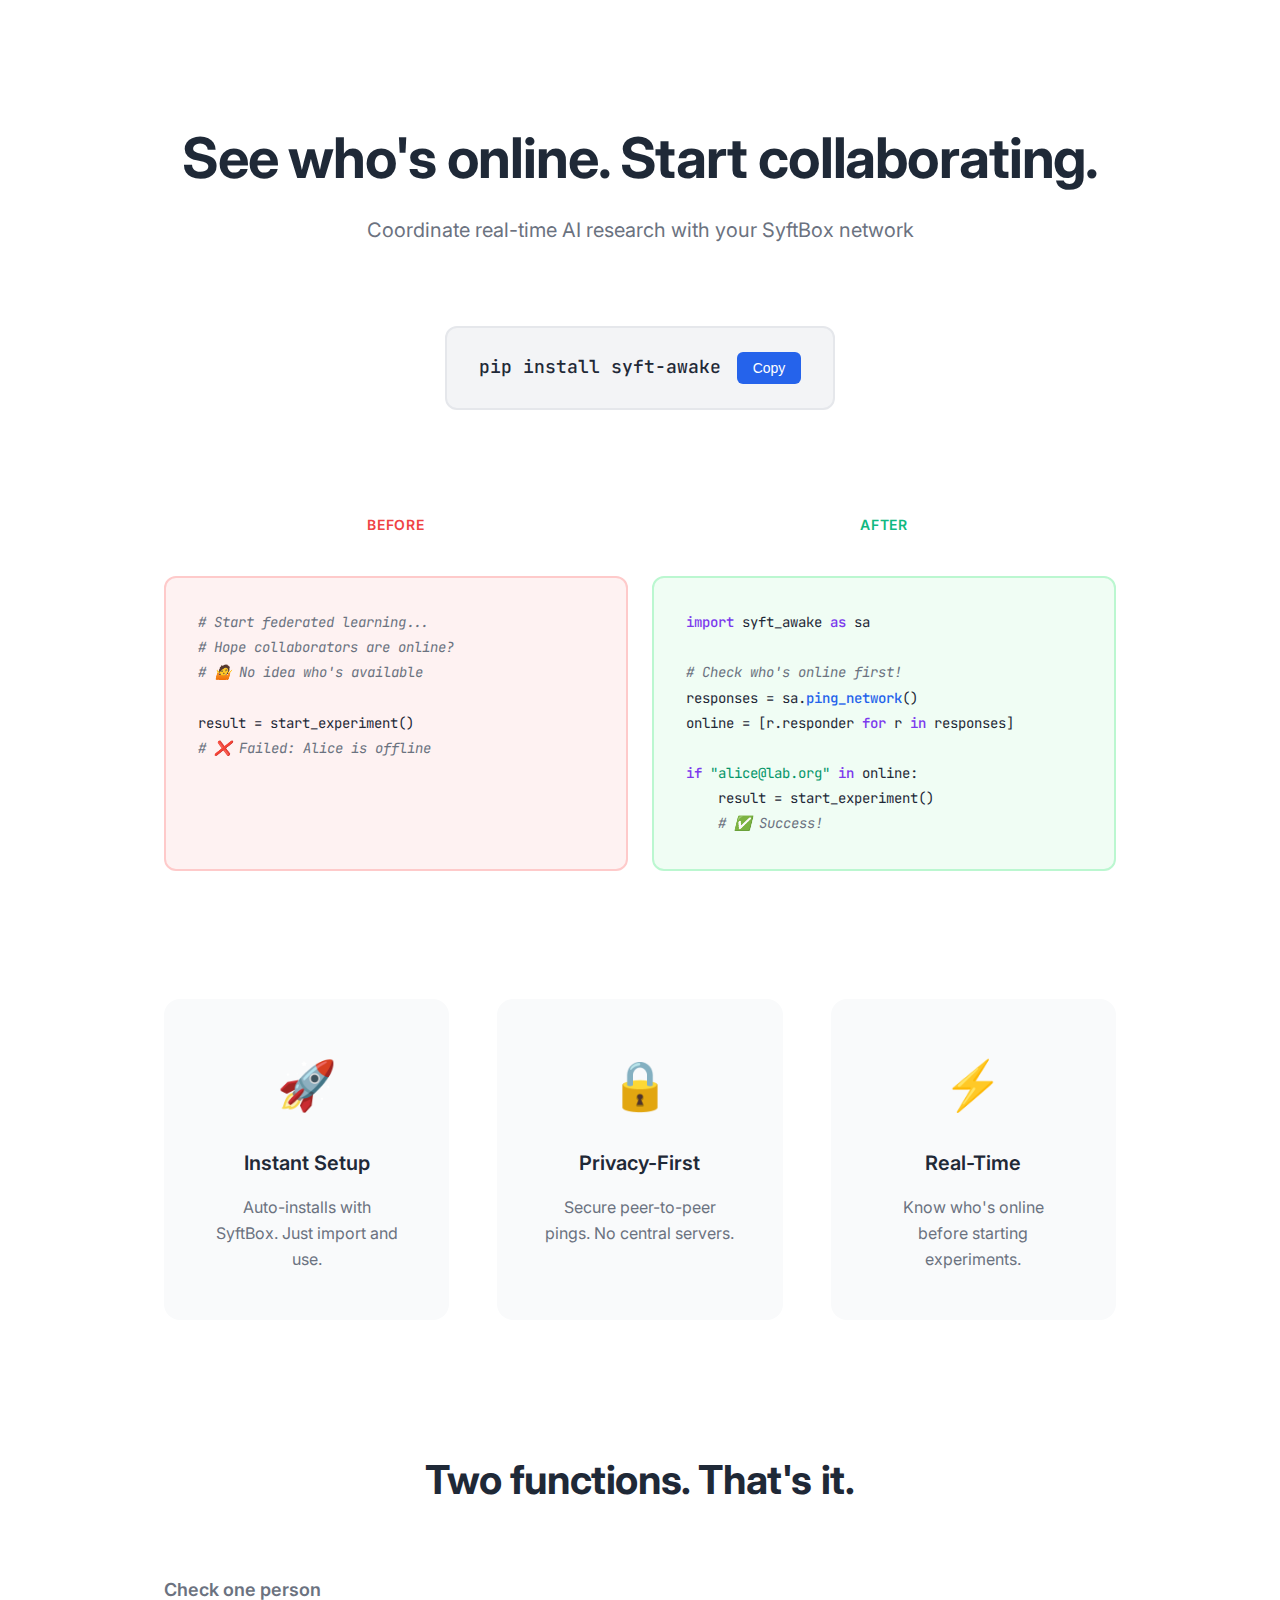
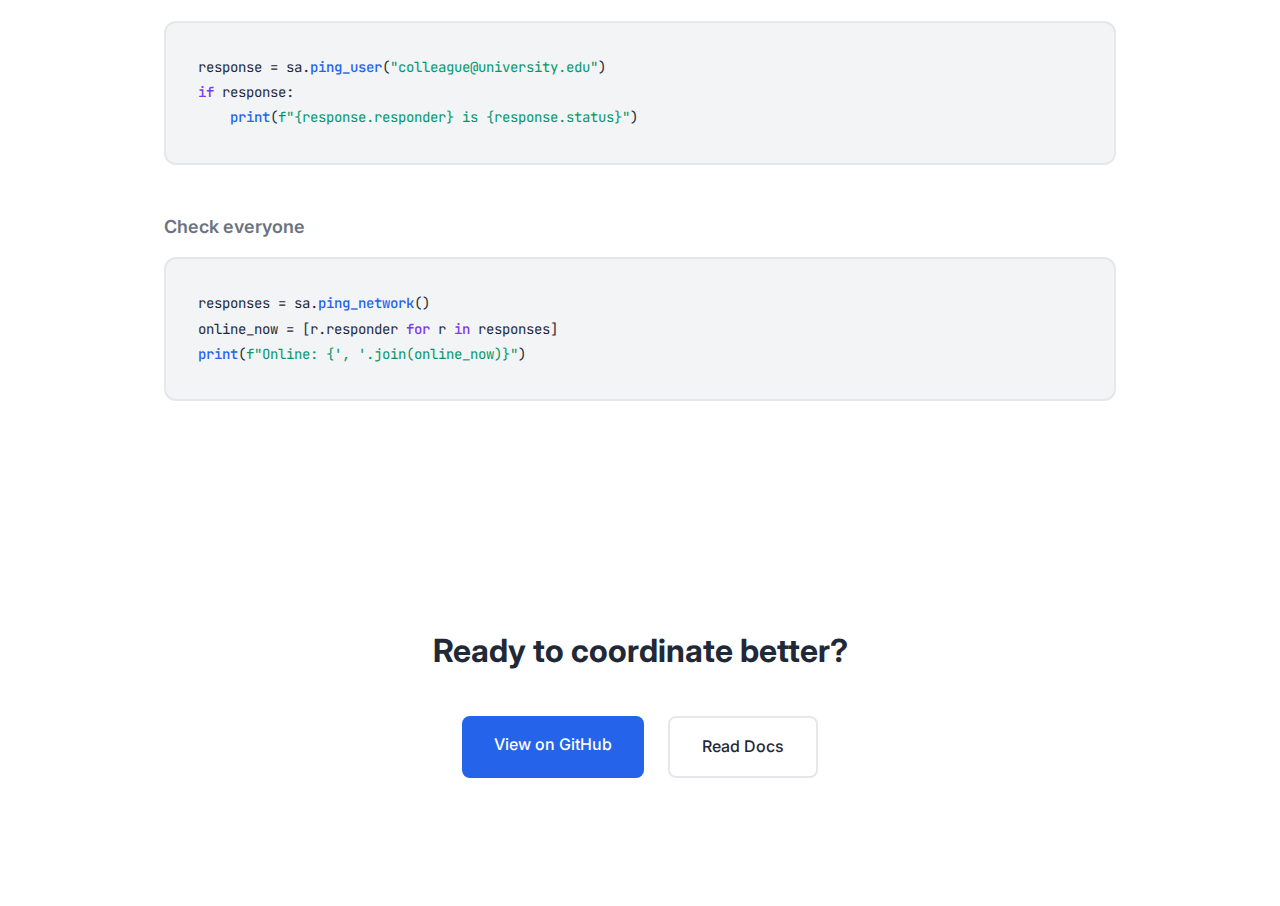
<file: docs-new/index.html>
<!DOCTYPE html>
<html lang="en">
<head>
    <meta charset="UTF-8">
    <meta name="viewport" content="width=device-width, initial-scale=1.0">
    <title>Syft Awake - See who's online in your SyftBox network</title>
    <link rel="stylesheet" href="styles.css">
    <link rel="preconnect" href="https://fonts.googleapis.com">
    <link rel="preconnect" href="https://fonts.gstatic.com" crossorigin>
    <link href="https://fonts.googleapis.com/css2?family=Inter:wght@400;500;600;700&family=JetBrains+Mono:wght@400;500&display=swap" rel="stylesheet">
</head>
<body>
    <div class="container">
        <!-- Hero Section -->
        <section class="hero">
            <h1 class="hero-title">See who's online. Start collaborating.</h1>
            <p class="hero-subtitle">Coordinate real-time AI research with your SyftBox network</p>
        </section>

        <!-- Quick Install -->
        <section class="install">
            <div class="install-command">
                <code>pip install syft-awake</code>
                <button class="copy-btn" onclick="copyToClipboard('pip install syft-awake')">Copy</button>
            </div>
        </section>

        <!-- Before/After Example -->
        <section class="example">
            <div class="example-header">
                <div class="example-label before">Before</div>
                <div class="example-label after">After</div>
            </div>
            
            <div class="example-content">
                <div class="code-block before-code">
                    <pre><code><span class="comment"># Start federated learning...</span>
<span class="comment"># Hope collaborators are online?</span>
<span class="comment"># 🤷 No idea who's available</span>

result = start_experiment()
<span class="comment"># ❌ Failed: Alice is offline</span></code></pre>
                </div>

                <div class="code-block after-code">
                    <pre><code><span class="keyword">import</span> syft_awake <span class="keyword">as</span> sa

<span class="comment"># Check who's online first!</span>
responses = sa.<span class="function">ping_network</span>()
online = [r.responder <span class="keyword">for</span> r <span class="keyword">in</span> responses]

<span class="keyword">if</span> <span class="string">"alice@lab.org"</span> <span class="keyword">in</span> online:
    result = start_experiment()
    <span class="comment"># ✅ Success!</span></code></pre>
                </div>
            </div>
        </section>

        <!-- Key Features -->
        <section class="features">
            <div class="feature">
                <div class="feature-icon">🚀</div>
                <h3>Instant Setup</h3>
                <p>Auto-installs with SyftBox. Just import and use.</p>
            </div>
            
            <div class="feature">
                <div class="feature-icon">🔒</div>
                <h3>Privacy-First</h3>
                <p>Secure peer-to-peer pings. No central servers.</p>
            </div>
            
            <div class="feature">
                <div class="feature-icon">⚡</div>
                <h3>Real-Time</h3>
                <p>Know who's online before starting experiments.</p>
            </div>
        </section>

        <!-- Simple API -->
        <section class="api">
            <h2>Two functions. That's it.</h2>
            
            <div class="api-example">
                <h3>Check one person</h3>
                <div class="code-block">
                    <pre><code>response = sa.<span class="function">ping_user</span>(<span class="string">"colleague@university.edu"</span>)
<span class="keyword">if</span> response:
    <span class="function">print</span>(<span class="string">f"{response.responder} is {response.status}"</span>)</code></pre>
                </div>
            </div>

            <div class="api-example">
                <h3>Check everyone</h3>
                <div class="code-block">
                    <pre><code>responses = sa.<span class="function">ping_network</span>()
online_now = [r.responder <span class="keyword">for</span> r <span class="keyword">in</span> responses]
<span class="function">print</span>(<span class="string">f"Online: {', '.join(online_now)}"</span>)</code></pre>
                </div>
            </div>
        </section>

        <!-- CTA -->
        <section class="cta">
            <h2>Ready to coordinate better?</h2>
            <div class="cta-buttons">
                <a href="https://github.com/iamtrask/syft-awake" class="btn btn-primary">View on GitHub</a>
                <a href="#" class="btn btn-secondary">Read Docs</a>
            </div>
        </section>
    </div>

    <script>
        function copyToClipboard(text) {
            navigator.clipboard.writeText(text).then(() => {
                const btn = event.target;
                const originalText = btn.textContent;
                btn.textContent = 'Copied!';
                btn.classList.add('copied');
                setTimeout(() => {
                    btn.textContent = originalText;
                    btn.classList.remove('copied');
                }, 2000);
            });
        }
    </script>
</body>
</html>
</file>
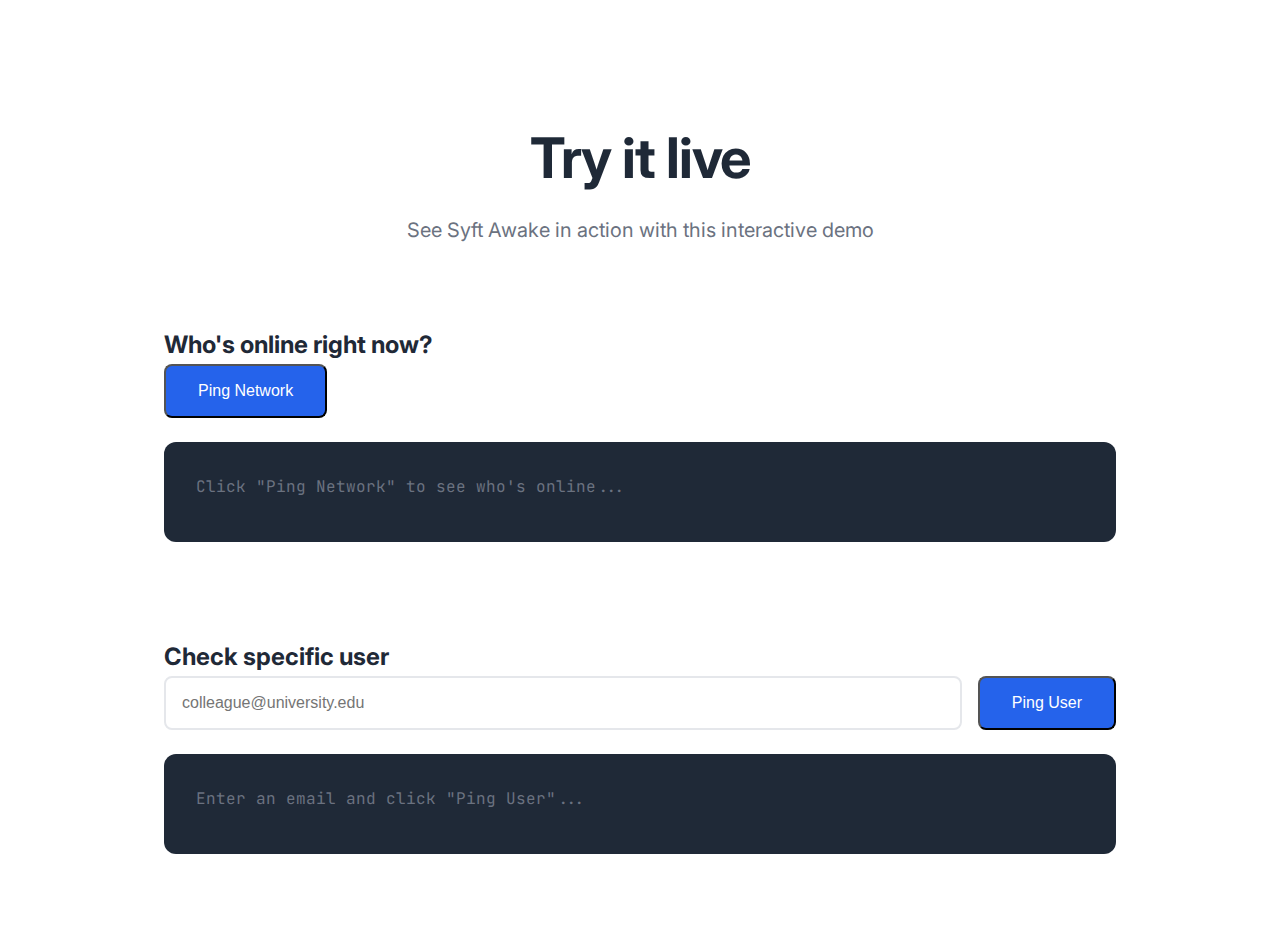
<file: docs-new/demo.html>
<!DOCTYPE html>
<html lang="en">
<head>
    <meta charset="UTF-8">
    <meta name="viewport" content="width=device-width, initial-scale=1.0">
    <title>Syft Awake - Live Demo</title>
    <link rel="stylesheet" href="styles.css">
    <link rel="preconnect" href="https://fonts.googleapis.com">
    <link rel="preconnect" href="https://fonts.gstatic.com" crossorigin>
    <link href="https://fonts.googleapis.com/css2?family=Inter:wght@400;500;600;700&family=JetBrains+Mono:wght@400;500&display=swap" rel="stylesheet">
    <style>
        .demo-section {
            margin-bottom: var(--space-12);
        }
        
        .demo-output {
            background: #1f2937;
            color: #e5e7eb;
            padding: var(--space-4);
            border-radius: 12px;
            font-family: var(--font-mono);
            margin-top: var(--space-3);
            min-height: 100px;
        }
        
        .status-indicator {
            display: inline-block;
            width: 12px;
            height: 12px;
            border-radius: 50%;
            margin-right: var(--space-1);
        }
        
        .status-online {
            background: var(--color-success);
        }
        
        .status-offline {
            background: var(--color-error);
        }
        
        .user-list {
            display: grid;
            gap: var(--space-2);
            margin-top: var(--space-4);
        }
        
        .user-item {
            display: flex;
            align-items: center;
            padding: var(--space-2) var(--space-3);
            background: var(--color-bg-light);
            border-radius: 8px;
        }
    </style>
</head>
<body>
    <div class="container">
        <section class="hero">
            <h1 class="hero-title">Try it live</h1>
            <p class="hero-subtitle">See Syft Awake in action with this interactive demo</p>
        </section>

        <section class="demo-section">
            <h2>Who's online right now?</h2>
            <button class="btn btn-primary" onclick="simulatePingNetwork()">Ping Network</button>
            
            <div class="demo-output" id="network-output">
                <p style="color: #6b7280;">Click "Ping Network" to see who's online...</p>
            </div>
            
            <div class="user-list" id="user-list" style="display: none;">
                <!-- Populated by JavaScript -->
            </div>
        </section>

        <section class="demo-section">
            <h2>Check specific user</h2>
            <div style="display: flex; gap: var(--space-2); margin-bottom: var(--space-3);">
                <input type="email" 
                       id="user-email" 
                       placeholder="colleague@university.edu" 
                       style="flex: 1; padding: var(--space-2); border: 2px solid var(--color-border); border-radius: 8px; font-size: 16px;">
                <button class="btn btn-primary" onclick="simulatePingUser()">Ping User</button>
            </div>
            
            <div class="demo-output" id="user-output">
                <p style="color: #6b7280;">Enter an email and click "Ping User"...</p>
            </div>
        </section>
    </div>

    <script>
        // Simulated user data
        const simulatedUsers = [
            { email: 'alice@lab.org', status: 'active', workload: 'light' },
            { email: 'bob@university.edu', status: 'active', workload: 'heavy' },
            { email: 'carol@research.net', status: 'idle', workload: 'light' },
            { email: 'dave@institute.org', status: 'offline', workload: 'none' },
            { email: 'eve@company.com', status: 'active', workload: 'medium' }
        ];

        function simulatePingNetwork() {
            const output = document.getElementById('network-output');
            const userList = document.getElementById('user-list');
            
            // Show loading
            output.innerHTML = '<p style="color: #fbbf24;">Pinging network...</p>';
            
            setTimeout(() => {
                const onlineUsers = simulatedUsers.filter(u => u.status !== 'offline');
                
                output.innerHTML = `<p style="color: #10b981;">Found ${onlineUsers.length} users online:</p>`;
                
                userList.innerHTML = onlineUsers.map(user => `
                    <div class="user-item">
                        <span class="status-indicator status-online"></span>
                        <span style="flex: 1;">${user.email}</span>
                        <span style="color: #6b7280;">Status: ${user.status} | Workload: ${user.workload}</span>
                    </div>
                `).join('');
                
                userList.style.display = 'grid';
            }, 1000);
        }

        function simulatePingUser() {
            const email = document.getElementById('user-email').value;
            const output = document.getElementById('user-output');
            
            if (!email) {
                output.innerHTML = '<p style="color: #ef4444;">Please enter an email address</p>';
                return;
            }
            
            output.innerHTML = `<p style="color: #fbbf24;">Pinging ${email}...</p>`;
            
            setTimeout(() => {
                const user = simulatedUsers.find(u => u.email === email);
                
                if (user && user.status !== 'offline') {
                    output.innerHTML = `
                        <p style="color: #10b981;">✓ ${user.email} is ${user.status}</p>
                        <p style="color: #6b7280;">Workload: ${user.workload}</p>
                    `;
                } else {
                    output.innerHTML = `<p style="color: #ef4444;">✗ ${email} is offline or not found</p>`;
                }
            }, 800);
        }
    </script>
</body>
</html>
</file>
<file: docs-new/styles.css>
/* Reset and Base Styles */
* {
    margin: 0;
    padding: 0;
    box-sizing: border-box;
}

:root {
    /* 8px spacing system */
    --space-1: 8px;
    --space-2: 16px;
    --space-3: 24px;
    --space-4: 32px;
    --space-5: 40px;
    --space-6: 48px;
    --space-7: 56px;
    --space-8: 64px;
    --space-10: 80px;
    --space-12: 96px;
    --space-16: 128px;
    --space-20: 160px;

    /* Colors */
    --color-primary: #2563eb;
    --color-primary-dark: #1d4ed8;
    --color-success: #10b981;
    --color-error: #ef4444;
    --color-text: #1f2937;
    --color-text-light: #6b7280;
    --color-bg: #ffffff;
    --color-bg-light: #f9fafb;
    --color-bg-code: #f3f4f6;
    --color-border: #e5e7eb;

    /* Typography */
    --font-sans: 'Inter', -apple-system, BlinkMacSystemFont, 'Segoe UI', sans-serif;
    --font-mono: 'JetBrains Mono', 'SF Mono', Consolas, monospace;
}

body {
    font-family: var(--font-sans);
    color: var(--color-text);
    background: var(--color-bg);
    line-height: 1.6;
    -webkit-font-smoothing: antialiased;
    -moz-osx-font-smoothing: grayscale;
}

.container {
    max-width: 1000px;
    margin: 0 auto;
    padding: 0 var(--space-3);
}

/* Hero Section */
.hero {
    text-align: center;
    padding: var(--space-16) 0 var(--space-10);
}

.hero-title {
    font-size: 56px;
    font-weight: 700;
    line-height: 1.1;
    margin-bottom: var(--space-3);
    letter-spacing: -0.02em;
}

.hero-subtitle {
    font-size: 20px;
    color: var(--color-text-light);
    font-weight: 400;
}

/* Install Section */
.install {
    text-align: center;
    margin-bottom: var(--space-12);
}

.install-command {
    display: inline-flex;
    align-items: center;
    gap: var(--space-2);
    background: var(--color-bg-code);
    border: 2px solid var(--color-border);
    border-radius: 12px;
    padding: var(--space-3) var(--space-4);
    font-size: 18px;
}

.install-command code {
    font-family: var(--font-mono);
    font-weight: 500;
    color: var(--color-text);
}

.copy-btn {
    background: var(--color-primary);
    color: white;
    border: none;
    padding: var(--space-1) var(--space-2);
    border-radius: 6px;
    font-size: 14px;
    font-weight: 500;
    cursor: pointer;
    transition: all 0.2s;
}

.copy-btn:hover {
    background: var(--color-primary-dark);
}

.copy-btn.copied {
    background: var(--color-success);
}

/* Example Section */
.example {
    margin-bottom: var(--space-16);
}

.example-header {
    display: grid;
    grid-template-columns: 1fr 1fr;
    gap: var(--space-3);
    margin-bottom: var(--space-4);
}

.example-label {
    text-align: center;
    font-size: 14px;
    font-weight: 600;
    text-transform: uppercase;
    letter-spacing: 0.05em;
    padding: var(--space-1) 0;
}

.example-label.before {
    color: var(--color-error);
}

.example-label.after {
    color: var(--color-success);
}

.example-content {
    display: grid;
    grid-template-columns: 1fr 1fr;
    gap: var(--space-3);
}

.code-block {
    background: var(--color-bg-code);
    border: 2px solid var(--color-border);
    border-radius: 12px;
    padding: var(--space-4);
    overflow-x: auto;
}

.before-code {
    border-color: #fecaca;
    background: #fef2f2;
}

.after-code {
    border-color: #bbf7d0;
    background: #f0fdf4;
}

.code-block pre {
    margin: 0;
}

.code-block code {
    font-family: var(--font-mono);
    font-size: 14px;
    line-height: 1.8;
    display: block;
}

/* Syntax Highlighting */
.comment {
    color: #6b7280;
    font-style: italic;
}

.keyword {
    color: #7c3aed;
    font-weight: 500;
}

.function {
    color: #2563eb;
    font-weight: 500;
}

.string {
    color: #059669;
}

/* Features Section */
.features {
    display: grid;
    grid-template-columns: repeat(3, 1fr);
    gap: var(--space-6);
    margin-bottom: var(--space-16);
}

.feature {
    text-align: center;
    padding: var(--space-6);
    background: var(--color-bg-light);
    border-radius: 16px;
}

.feature-icon {
    font-size: 48px;
    margin-bottom: var(--space-3);
}

.feature h3 {
    font-size: 20px;
    font-weight: 600;
    margin-bottom: var(--space-2);
}

.feature p {
    color: var(--color-text-light);
    font-size: 16px;
}

/* API Section */
.api {
    margin-bottom: var(--space-16);
}

.api h2 {
    font-size: 40px;
    font-weight: 700;
    text-align: center;
    margin-bottom: var(--space-8);
    letter-spacing: -0.01em;
}

.api-example {
    margin-bottom: var(--space-6);
}

.api-example h3 {
    font-size: 18px;
    font-weight: 600;
    margin-bottom: var(--space-2);
    color: var(--color-text-light);
}

/* CTA Section */
.cta {
    text-align: center;
    padding: var(--space-12) 0 var(--space-16);
}

.cta h2 {
    font-size: 32px;
    font-weight: 700;
    margin-bottom: var(--space-5);
}

.cta-buttons {
    display: flex;
    gap: var(--space-3);
    justify-content: center;
}

.btn {
    display: inline-block;
    padding: var(--space-2) var(--space-4);
    border-radius: 8px;
    font-size: 16px;
    font-weight: 500;
    text-decoration: none;
    transition: all 0.2s;
}

.btn-primary {
    background: var(--color-primary);
    color: white;
}

.btn-primary:hover {
    background: var(--color-primary-dark);
    transform: translateY(-1px);
}

.btn-secondary {
    background: var(--color-bg);
    color: var(--color-text);
    border: 2px solid var(--color-border);
}

.btn-secondary:hover {
    background: var(--color-bg-light);
    border-color: var(--color-text-light);
}

/* Responsive Design */
@media (max-width: 768px) {
    .hero-title {
        font-size: 40px;
    }

    .hero-subtitle {
        font-size: 18px;
    }

    .example-header,
    .example-content {
        grid-template-columns: 1fr;
    }

    .features {
        grid-template-columns: 1fr;
        gap: var(--space-4);
    }

    .api h2 {
        font-size: 32px;
    }

    .cta-buttons {
        flex-direction: column;
        align-items: center;
    }

    .btn {
        width: 100%;
        max-width: 300px;
    }
}
</file>
